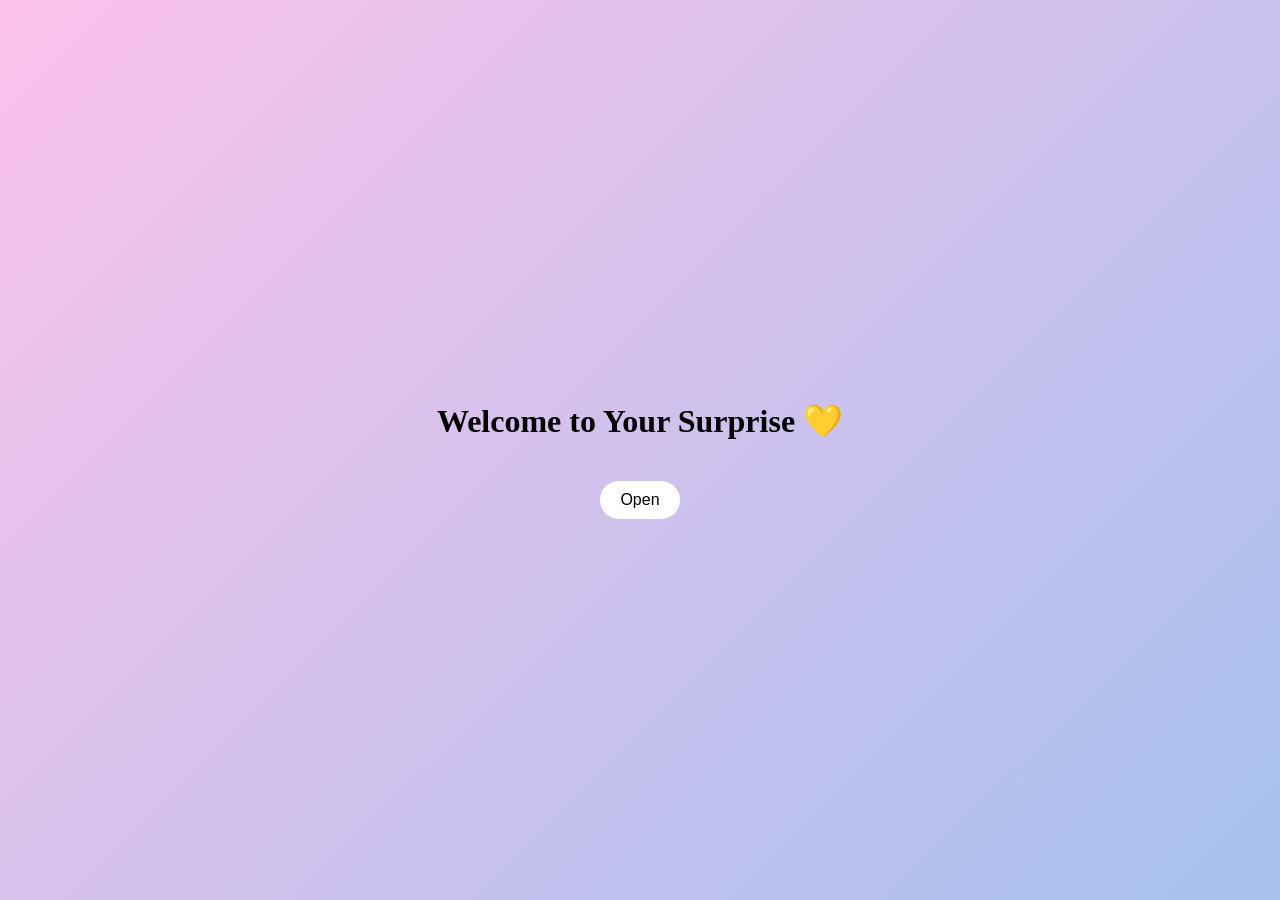
<file: index.html>
<!DOCTYPE html>
<html>
<head>
  <title>Welcome 💌</title>
  <link rel="stylesheet" href="style.css">
</head>
<body class="intro-page">

  <div class="intro-container">
    <h1 class="fade-in">Welcome to Your Surprise 💛</h1>
    <button class="enter-btn" onclick="enterSite()">Open</button>
  </div>

<script src="script.js"></script>
</body>
</html>
</file>
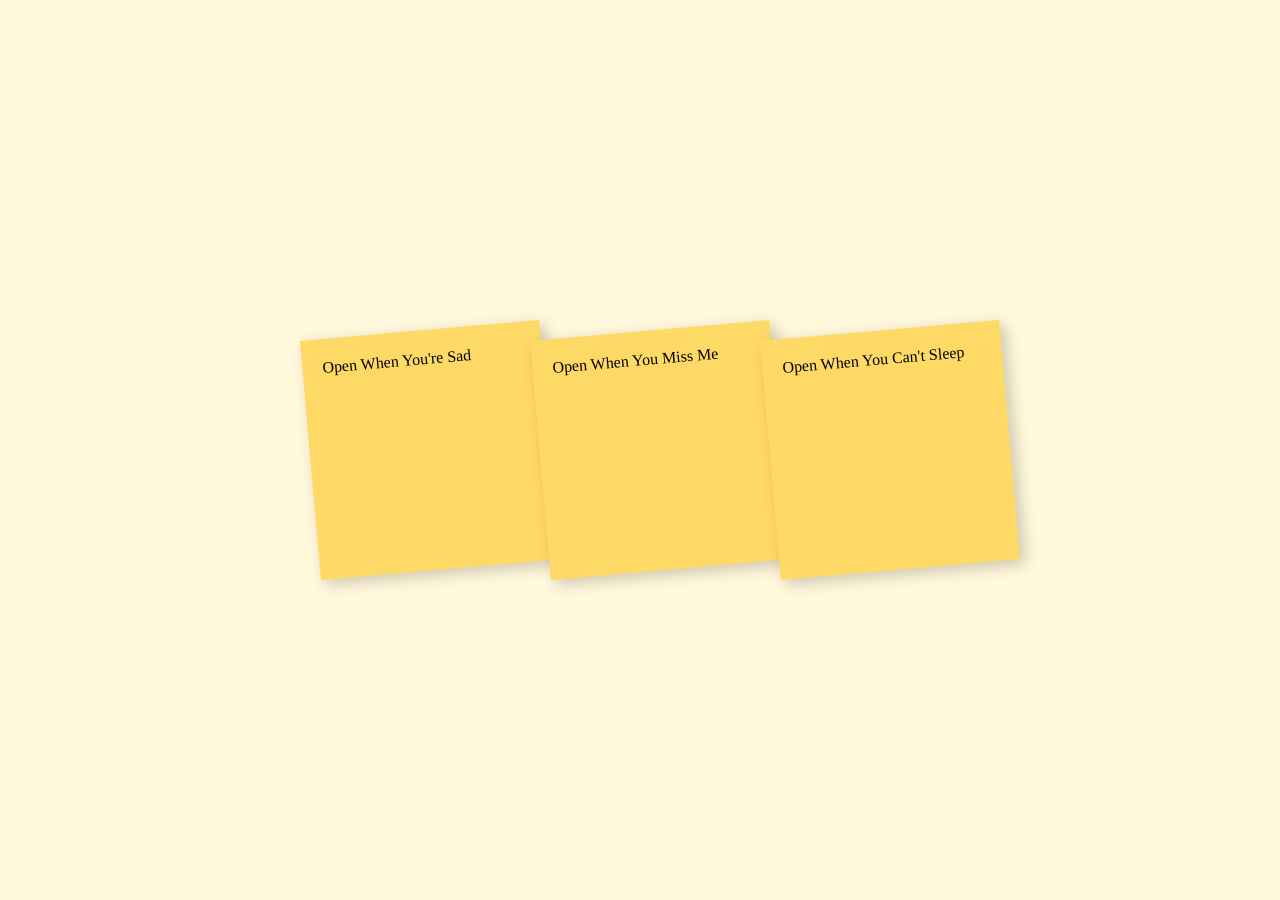
<file: main.html>
<!DOCTYPE html>
<html>
<head>
  <title>Open When 💌</title>
  <link rel="stylesheet" href="style.css">
</head>
<body class="main-page">

<div class="notes-container">

  <div class="sticky" onclick="openLetter(this)">
    Open When You're Sad
  </div>

  <div class="sticky" onclick="openLetter(this)">
    Open When You Miss Me
  </div>

  <div class="sticky" onclick="openLetter(this)">
    Open When You Can't Sleep
  </div>

</div>

<div class="popup" id="popup">
  <div class="letter">
    <p id="letterText"></p>
    <button onclick="closeLetter()">Close</button>
  </div>
</div>

<script src="script.js"></script>
</body>
</html>
</file>
<file: style.css>
body {
  margin: 0;
  font-family: cursive;
}

/* INTRO PAGE */

.intro-page {
  height: 100vh;
  background: linear-gradient(135deg, #fbc2eb, #a6c1ee);
  display: flex;
  justify-content: center;
  align-items: center;
  text-align: center;
}

.fade-in {
  animation: fade 2s ease-in-out;
}

@keyframes fade {
  from { opacity: 0; }
  to { opacity: 1; }
}

.enter-btn {
  padding: 10px 20px;
  margin-top: 20px;
  border: none;
  background: white;
  cursor: pointer;
  border-radius: 20px;
  font-size: 16px;
}

/* MAIN PAGE */

.main-page {
  min-height: 100vh;
  background: #fff8dc;
  display: flex;
  justify-content: center;
  align-items: center;
}

.notes-container {
  display: grid;
  grid-template-columns: repeat(3, 200px);
  gap: 30px;
}

.sticky {
  width: 200px;
  height: 200px;
  background: #ffd966;
  padding: 20px;
  box-shadow: 5px 5px 15px rgba(0,0,0,0.2);
  transform: rotate(-5deg);
  cursor: pointer;
  transition: transform 0.6s ease, opacity 0.6s ease;
}

.sticky:hover {
  transform: scale(1.1);
}

.fall {
  transform: translateY(600px) rotate(20deg);
  opacity: 0;
}

.popup {
  display: none;
  position: fixed;
  top: 0;
  left: 0;
  width: 100%;
  height: 100%;
  background: rgba(0,0,0,0.4);
  justify-content: center;
  align-items: center;
}

.letter {
  background: white;
  padding: 30px;
  width: 300px;
  border-radius: 15px;
}
</file>
